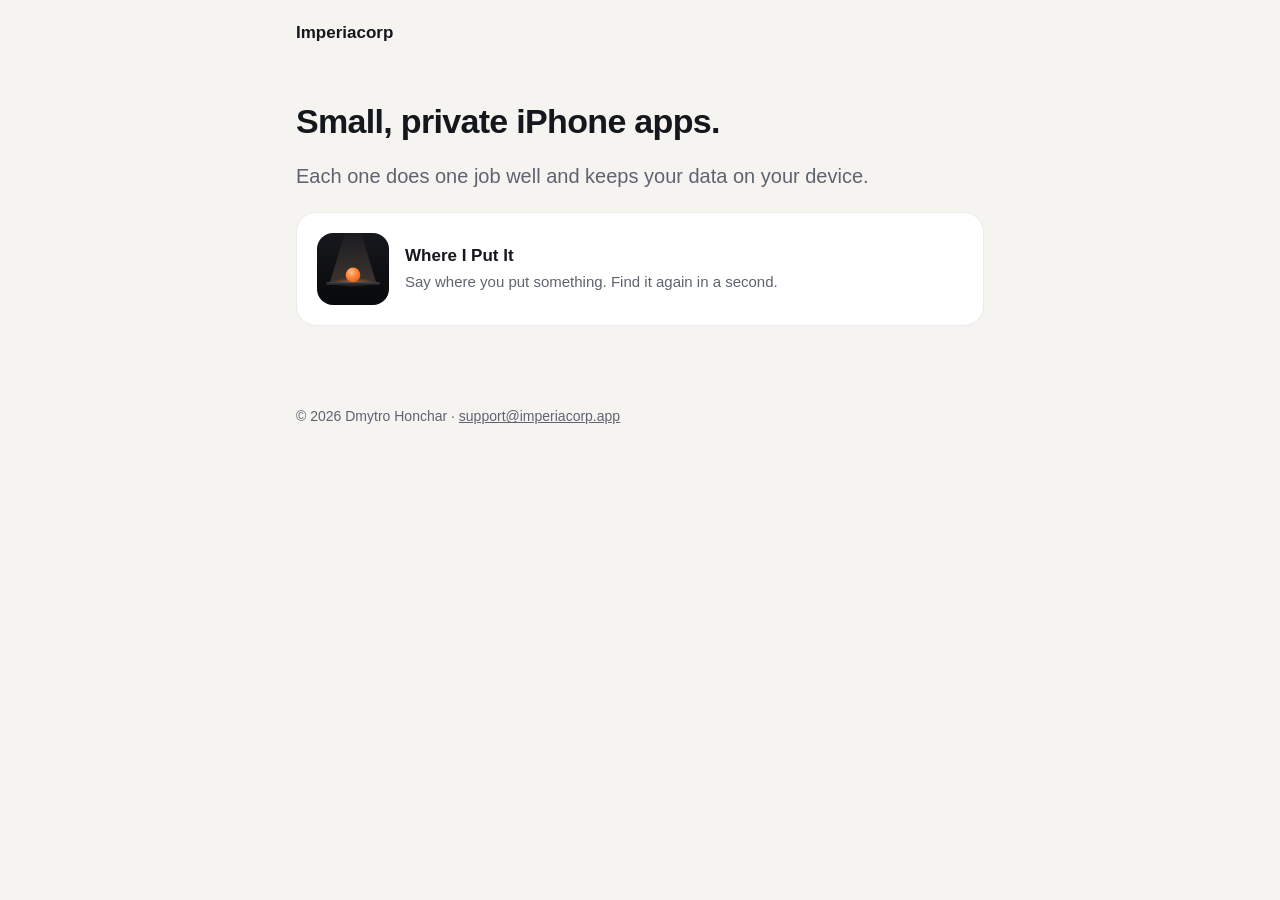
<file: index.html>
<!doctype html>
<html lang="en">
<head>
<meta charset="utf-8">
<meta name="viewport" content="width=device-width, initial-scale=1">
<title>Imperiacorp</title>
<meta name="description" content="Small, private iPhone apps.">
<link rel="stylesheet" href="/style.css">
<link rel="icon" href="/whereiputit/icon.svg" type="image/svg+xml">
</head>
<body>
<header class="site"><a href="/">Imperiacorp</a></header>
<main>
<h1>Small, private iPhone apps.</h1>
<p class="lead">Each one does one job well and keeps your data on your device.</p>
<a class="card app" href="/whereiputit/">
<img src="/whereiputit/icon.svg" alt="">
<span><strong>Where I Put It</strong><br><span class="muted">Say where you put something. Find it again in a second.</span></span>
</a>
</main>
<footer>© 2026 Dmytro Honchar · <a href="mailto:support@imperiacorp.app">support@imperiacorp.app</a></footer>
</body>
</html>
</file>
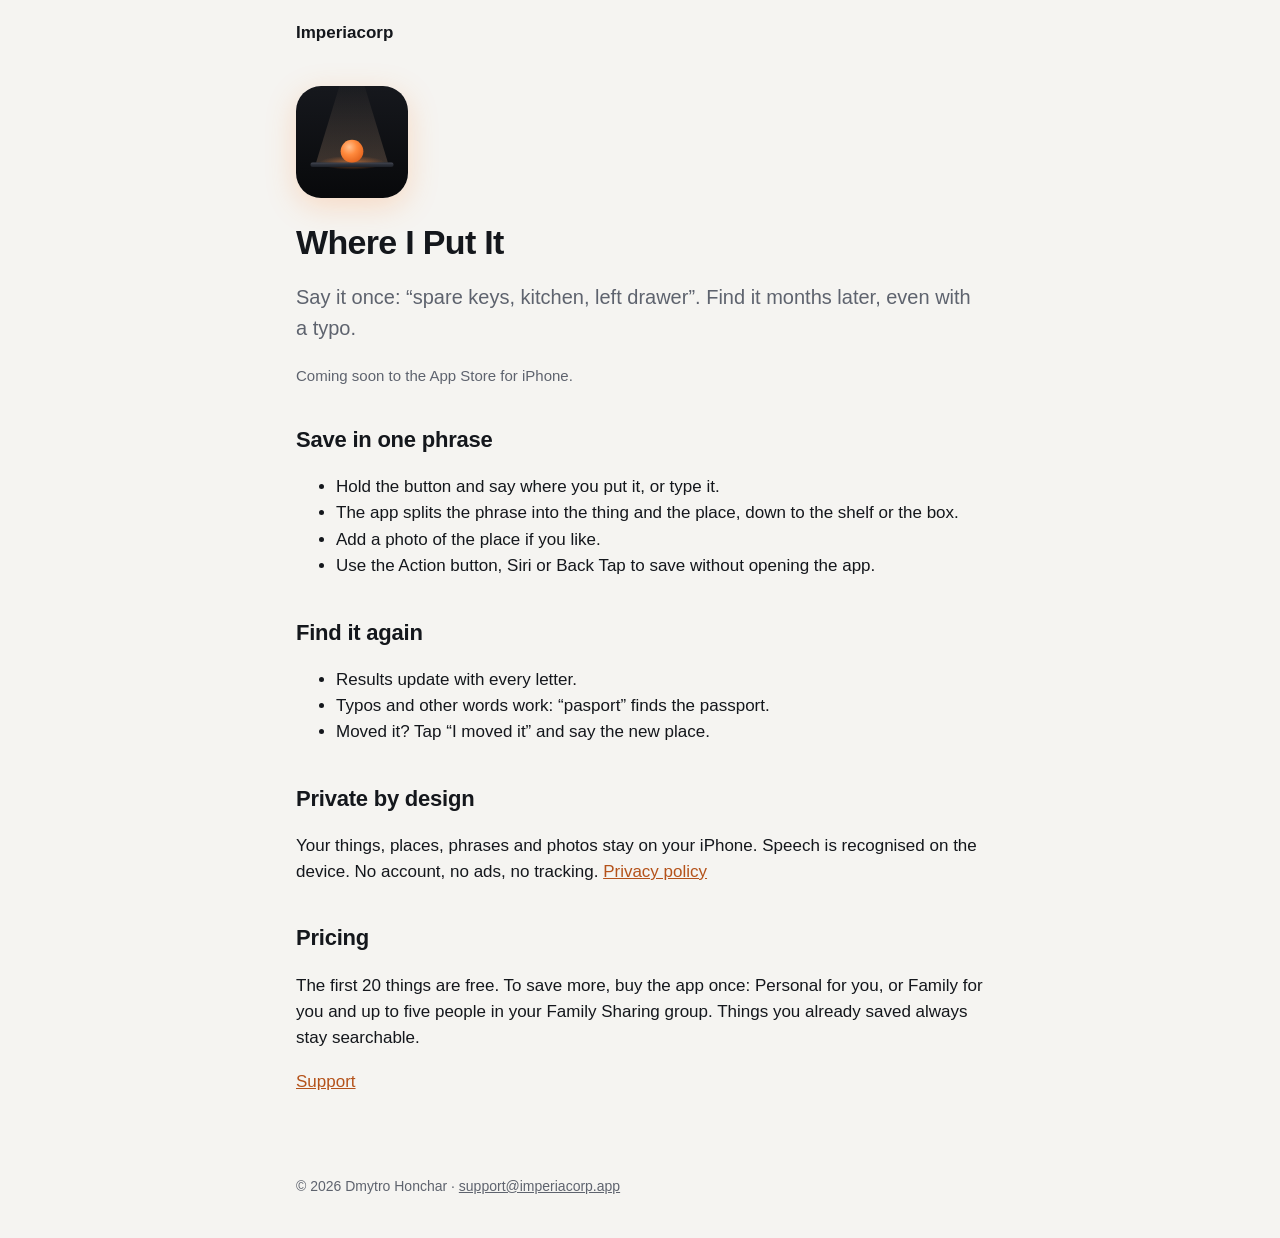
<file: whereiputit/index.html>
<!doctype html>
<html lang="en">
<head>
<meta charset="utf-8">
<meta name="viewport" content="width=device-width, initial-scale=1">
<title>Where I Put It</title>
<meta name="description" content="Say where you put something once and find it again in a second, even with a typo. Everything stays on your iPhone.">
<link rel="stylesheet" href="/style.css">
<link rel="icon" href="/whereiputit/icon.svg" type="image/svg+xml">
</head>
<body>
<header class="site"><a href="/">Imperiacorp</a></header>
<main>
<div class="hero"><img src="/whereiputit/icon.svg" alt="Where I Put It app icon"></div>
<h1>Where I Put It</h1>
<p class="lead">Say it once: “spare keys, kitchen, left drawer”. Find it months later, even with a typo.</p>
<p class="muted">Coming soon to the App Store for iPhone.</p>
<h2>Save in one phrase</h2>
<ul>
<li>Hold the button and say where you put it, or type it.</li>
<li>The app splits the phrase into the thing and the place, down to the shelf or the box.</li>
<li>Add a photo of the place if you like.</li>
<li>Use the Action button, Siri or Back Tap to save without opening the app.</li>
</ul>
<h2>Find it again</h2>
<ul>
<li>Results update with every letter.</li>
<li>Typos and other words work: “pasport” finds the passport.</li>
<li>Moved it? Tap “I moved it” and say the new place.</li>
</ul>
<h2>Private by design</h2>
<p>Your things, places, phrases and photos stay on your iPhone. Speech is recognised on the device. No account, no ads, no tracking. <a href="/whereiputit/privacy/">Privacy policy</a></p>
<h2>Pricing</h2>
<p>The first 20 things are free. To save more, buy the app once: Personal for you, or Family for you and up to five people in your Family Sharing group. Things you already saved always stay searchable.</p>
<p><a href="/whereiputit/support/">Support</a></p>
</main>
<footer>© 2026 Dmytro Honchar · <a href="mailto:support@imperiacorp.app">support@imperiacorp.app</a></footer>
</body>
</html>
</file>
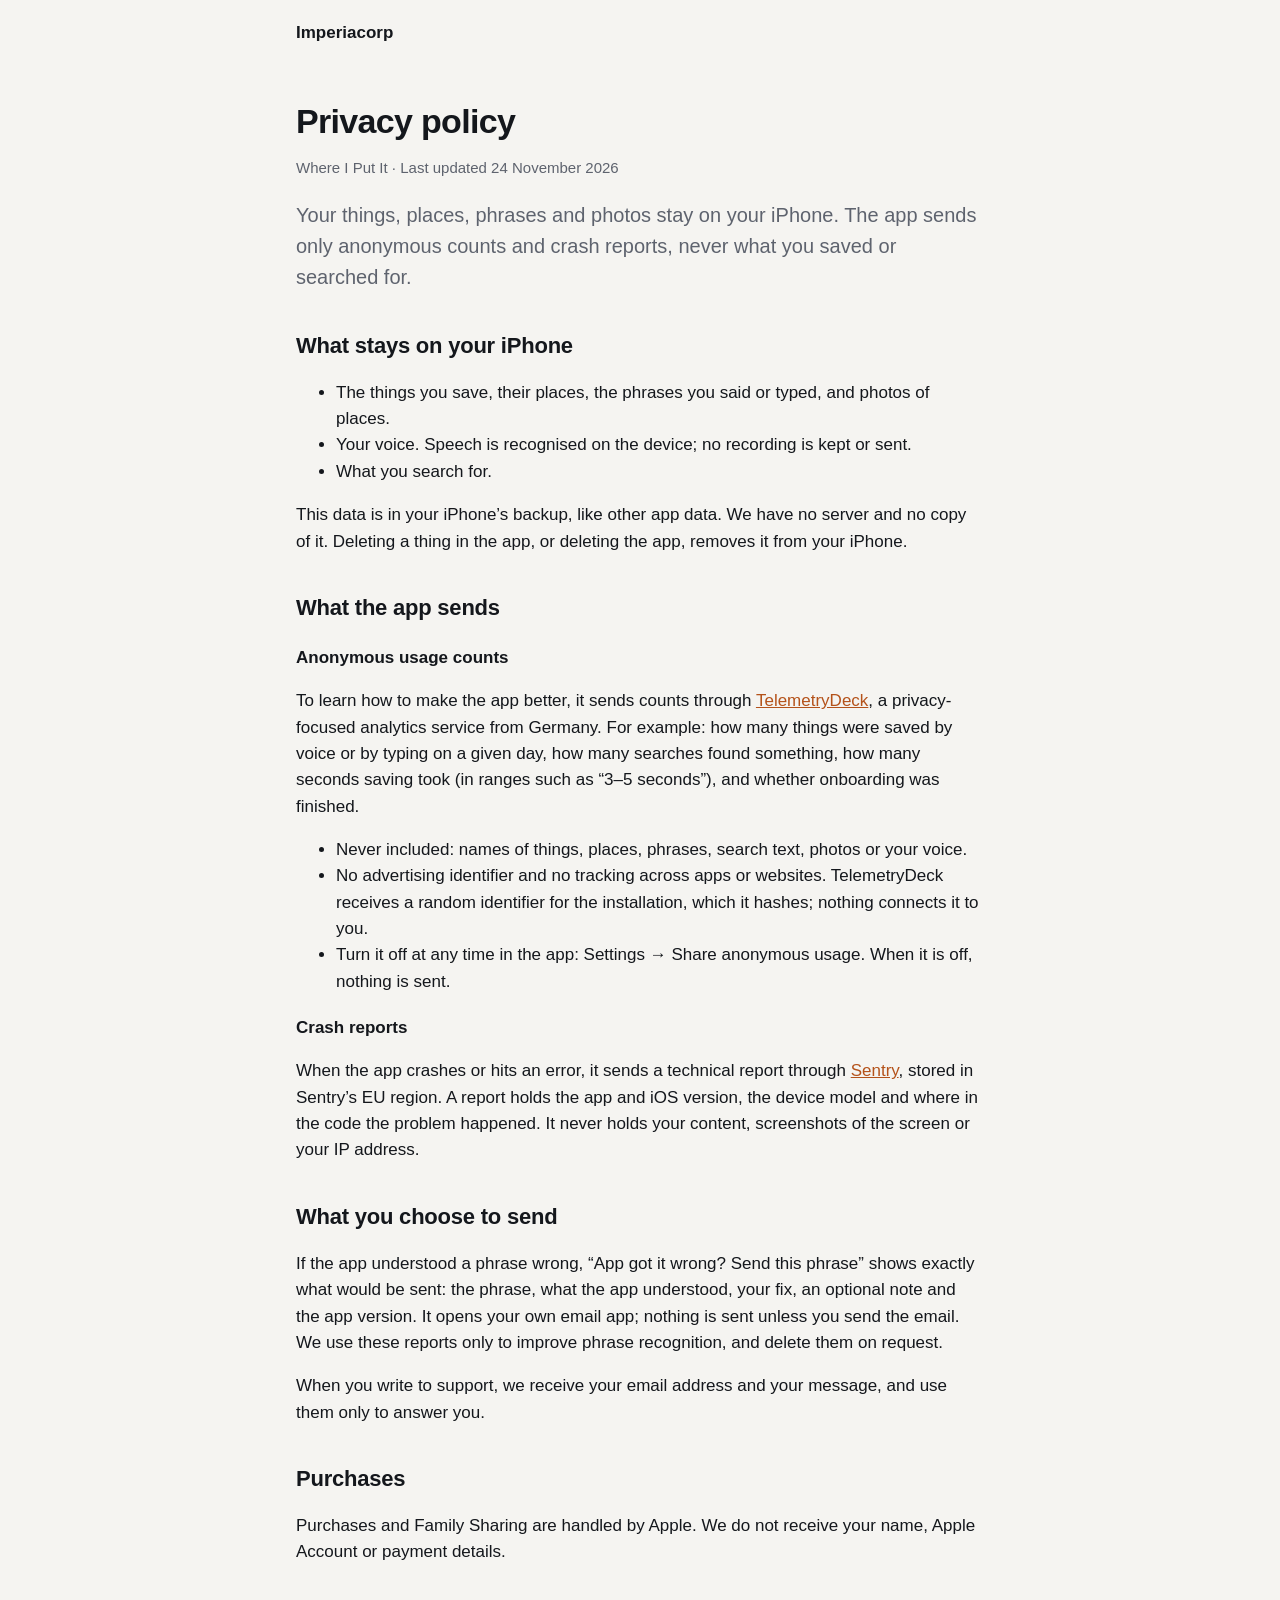
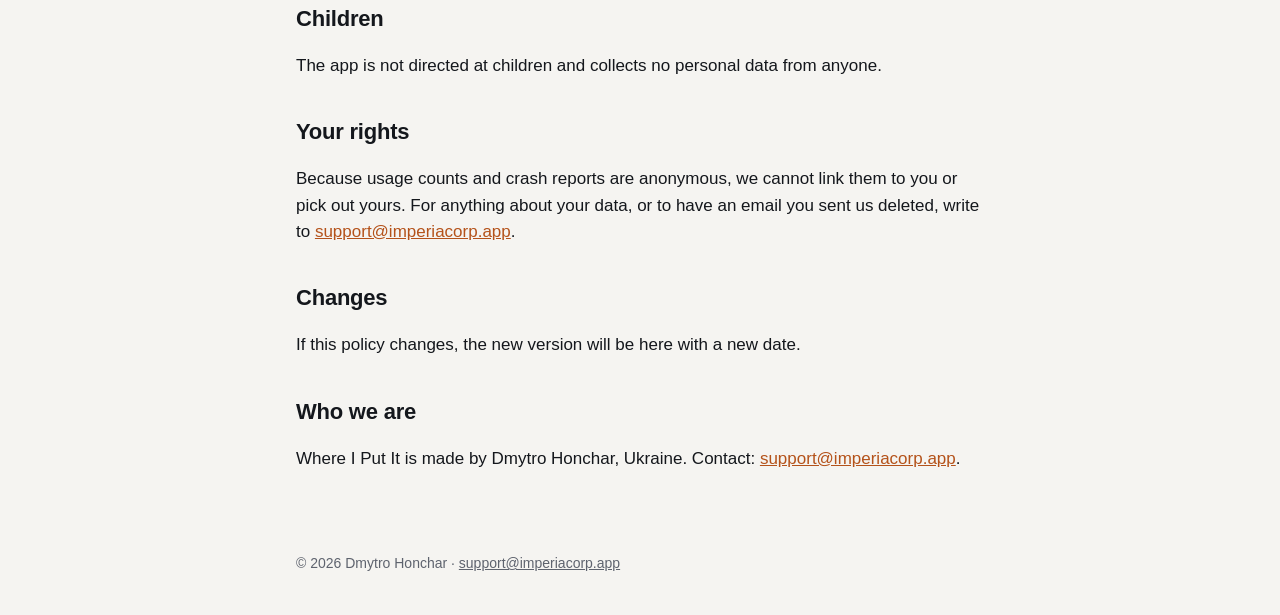
<file: whereiputit/privacy/index.html>
<!doctype html>
<html lang="en">
<head>
<meta charset="utf-8">
<meta name="viewport" content="width=device-width, initial-scale=1">
<title>Privacy · Where I Put It</title>
<meta name="description" content="What Where I Put It keeps on your iPhone and the little it sends.">
<link rel="stylesheet" href="/style.css">
<link rel="icon" href="/whereiputit/icon.svg" type="image/svg+xml">
</head>
<body>
<header class="site"><a href="/">Imperiacorp</a></header>
<main>
<h1>Privacy policy</h1>
<p class="muted">Where I Put It · Last updated 24 November 2026</p>
<p class="lead">Your things, places, phrases and photos stay on your iPhone. The app sends only anonymous counts and crash reports, never what you saved or searched for.</p>

<h2>What stays on your iPhone</h2>
<ul>
<li>The things you save, their places, the phrases you said or typed, and photos of places.</li>
<li>Your voice. Speech is recognised on the device; no recording is kept or sent.</li>
<li>What you search for.</li>
</ul>
<p>This data is in your iPhone’s backup, like other app data. We have no server and no copy of it. Deleting a thing in the app, or deleting the app, removes it from your iPhone.</p>

<h2>What the app sends</h2>
<h3>Anonymous usage counts</h3>
<p>To learn how to make the app better, it sends counts through <a href="https://telemetrydeck.com/privacy/">TelemetryDeck</a>, a privacy-focused analytics service from Germany. For example: how many things were saved by voice or by typing on a given day, how many searches found something, how many seconds saving took (in ranges such as “3–5 seconds”), and whether onboarding was finished.</p>
<ul>
<li>Never included: names of things, places, phrases, search text, photos or your voice.</li>
<li>No advertising identifier and no tracking across apps or websites. TelemetryDeck receives a random identifier for the installation, which it hashes; nothing connects it to you.</li>
<li>Turn it off at any time in the app: Settings → Share anonymous usage. When it is off, nothing is sent.</li>
</ul>
<h3>Crash reports</h3>
<p>When the app crashes or hits an error, it sends a technical report through <a href="https://sentry.io/privacy/">Sentry</a>, stored in Sentry’s EU region. A report holds the app and iOS version, the device model and where in the code the problem happened. It never holds your content, screenshots of the screen or your IP address.</p>

<h2>What you choose to send</h2>
<p>If the app understood a phrase wrong, “App got it wrong? Send this phrase” shows exactly what would be sent: the phrase, what the app understood, your fix, an optional note and the app version. It opens your own email app; nothing is sent unless you send the email. We use these reports only to improve phrase recognition, and delete them on request.</p>
<p>When you write to support, we receive your email address and your message, and use them only to answer you.</p>

<h2>Purchases</h2>
<p>Purchases and Family Sharing are handled by Apple. We do not receive your name, Apple Account or payment details.</p>

<h2>Children</h2>
<p>The app is not directed at children and collects no personal data from anyone.</p>

<h2>Your rights</h2>
<p>Because usage counts and crash reports are anonymous, we cannot link them to you or pick out yours. For anything about your data, or to have an email you sent us deleted, write to <a href="mailto:support@imperiacorp.app">support@imperiacorp.app</a>.</p>

<h2>Changes</h2>
<p>If this policy changes, the new version will be here with a new date.</p>

<h2>Who we are</h2>
<p>Where I Put It is made by Dmytro Honchar, Ukraine. Contact: <a href="mailto:support@imperiacorp.app">support@imperiacorp.app</a>.</p>
</main>
<footer>© 2026 Dmytro Honchar · <a href="mailto:support@imperiacorp.app">support@imperiacorp.app</a></footer>
</body>
</html>
</file>
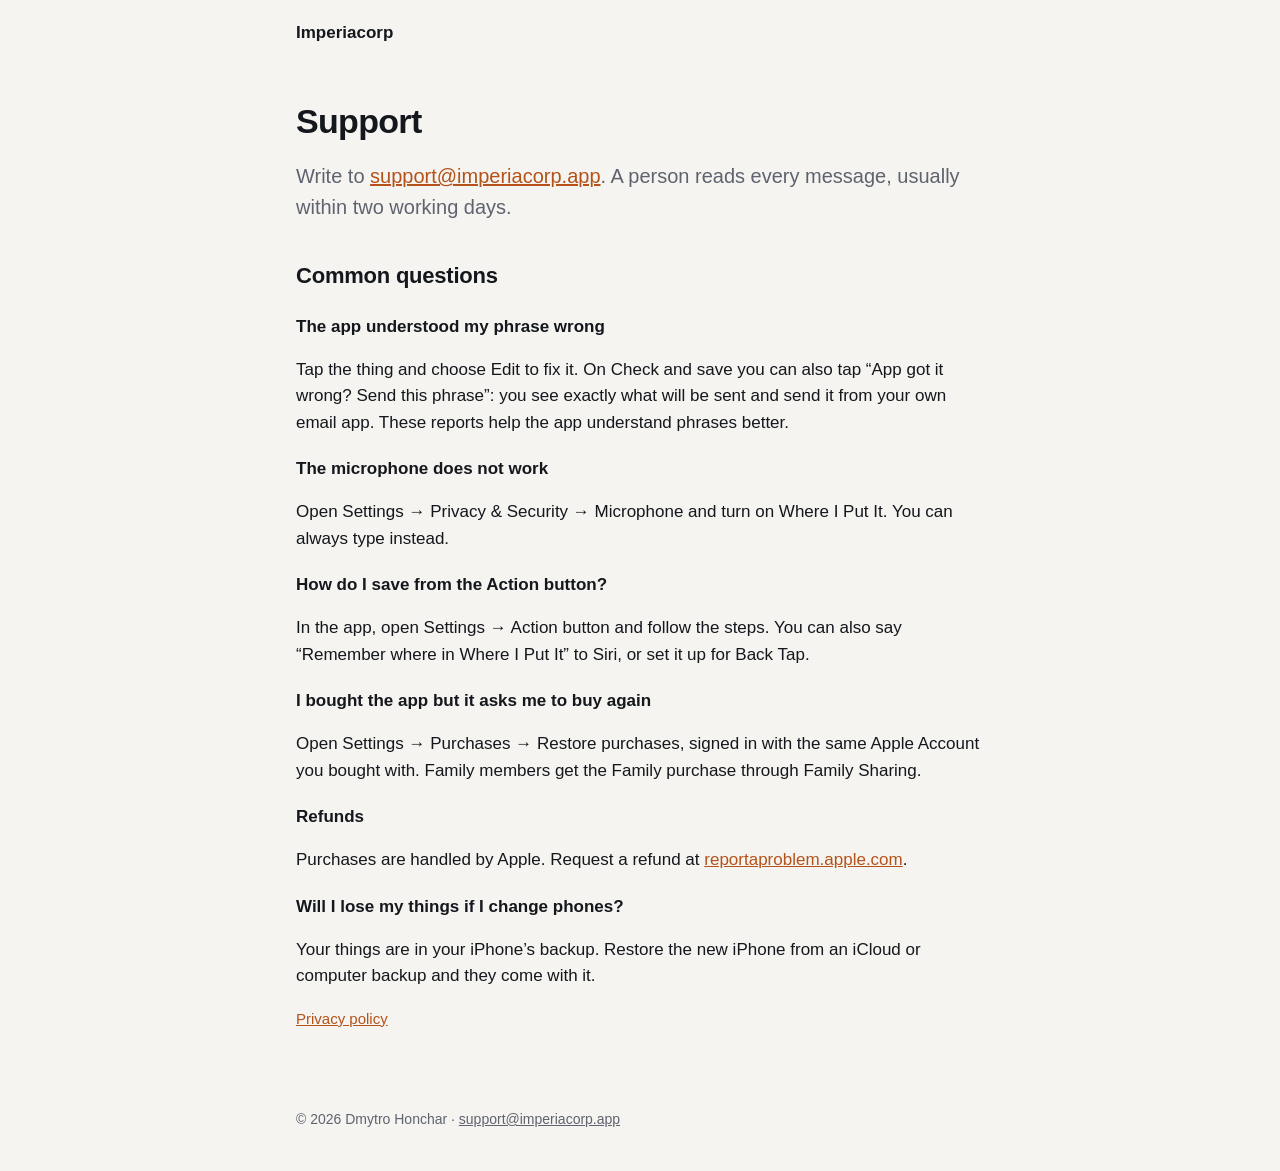
<file: whereiputit/support/index.html>
<!doctype html>
<html lang="en">
<head>
<meta charset="utf-8">
<meta name="viewport" content="width=device-width, initial-scale=1">
<title>Support · Where I Put It</title>
<meta name="description" content="Help with Where I Put It.">
<link rel="stylesheet" href="/style.css">
<link rel="icon" href="/whereiputit/icon.svg" type="image/svg+xml">
</head>
<body>
<header class="site"><a href="/">Imperiacorp</a></header>
<main>
<h1>Support</h1>
<p class="lead">Write to <a href="mailto:support@imperiacorp.app">support@imperiacorp.app</a>. A person reads every message, usually within two working days.</p>
<h2>Common questions</h2>
<h3>The app understood my phrase wrong</h3>
<p>Tap the thing and choose Edit to fix it. On Check and save you can also tap “App got it wrong? Send this phrase”: you see exactly what will be sent and send it from your own email app. These reports help the app understand phrases better.</p>
<h3>The microphone does not work</h3>
<p>Open Settings → Privacy &amp; Security → Microphone and turn on Where I Put It. You can always type instead.</p>
<h3>How do I save from the Action button?</h3>
<p>In the app, open Settings → Action button and follow the steps. You can also say “Remember where in Where I Put It” to Siri, or set it up for Back Tap.</p>
<h3>I bought the app but it asks me to buy again</h3>
<p>Open Settings → Purchases → Restore purchases, signed in with the same Apple Account you bought with. Family members get the Family purchase through Family Sharing.</p>
<h3>Refunds</h3>
<p>Purchases are handled by Apple. Request a refund at <a href="https://reportaproblem.apple.com">reportaproblem.apple.com</a>.</p>
<h3>Will I lose my things if I change phones?</h3>
<p>Your things are in your iPhone’s backup. Restore the new iPhone from an iCloud or computer backup and they come with it.</p>
<p class="muted"><a href="/whereiputit/privacy/">Privacy policy</a></p>
</main>
<footer>© 2026 Dmytro Honchar · <a href="mailto:support@imperiacorp.app">support@imperiacorp.app</a></footer>
</body>
</html>
</file>
<file: style.css>
:root{--ground:#f5f4f1;--surface:#fff;--ink:#14171c;--ink2:#5e636e;--hair:rgba(20,23,28,.08);--accent:#ff8a3d;--accent-ink:#b4521a;--soft:#ffece0}
@media (prefers-color-scheme:dark){:root{--ground:#0e1014;--surface:#181b21;--ink:#f2f3f5;--ink2:#9aa1ad;--hair:rgba(255,255,255,.08);--accent-ink:#ff8a3d;--soft:#3d2d25}}
*{box-sizing:border-box}
body{margin:0;background:var(--ground);color:var(--ink);font:17px/1.55 -apple-system,BlinkMacSystemFont,"SF Pro Text","Segoe UI",Roboto,sans-serif;-webkit-text-size-adjust:100%}
main{max-width:720px;margin:0 auto;padding:40px 16px 64px}
header.site{max-width:720px;margin:0 auto;padding:20px 16px 0;font-weight:600}
header.site a{color:var(--ink);text-decoration:none}
h1{font-size:34px;line-height:1.15;letter-spacing:-.02em;margin:16px 0 8px}
h2{font-size:22px;margin:36px 0 8px;letter-spacing:-.01em}
h3{font-size:17px;margin:20px 0 4px}
p,li{color:var(--ink)}
.lead{font-size:20px;color:var(--ink2)}
.muted{color:var(--ink2);font-size:15px}
a{color:var(--accent-ink)}
.card{background:var(--surface);border:1px solid var(--hair);border-radius:20px;padding:20px;margin:16px 0}
.app{display:flex;gap:16px;align-items:center;text-decoration:none;color:var(--ink)}
.app img{width:72px;height:72px;border-radius:16px;flex:none}
.hero img{width:112px;height:112px;border-radius:25px;box-shadow:0 8px 30px rgba(255,138,61,.25)}
.button{display:inline-block;background:var(--accent);color:#1a0f08;padding:12px 20px;border-radius:14px;text-decoration:none;font-weight:600}
table{width:100%;border-collapse:collapse;font-size:15px}
th,td{text-align:left;padding:8px 6px;border-bottom:1px solid var(--hair);vertical-align:top}
footer{max-width:720px;margin:0 auto;padding:0 16px 40px;color:var(--ink2);font-size:14px}
footer a{color:var(--ink2)}
</file>
